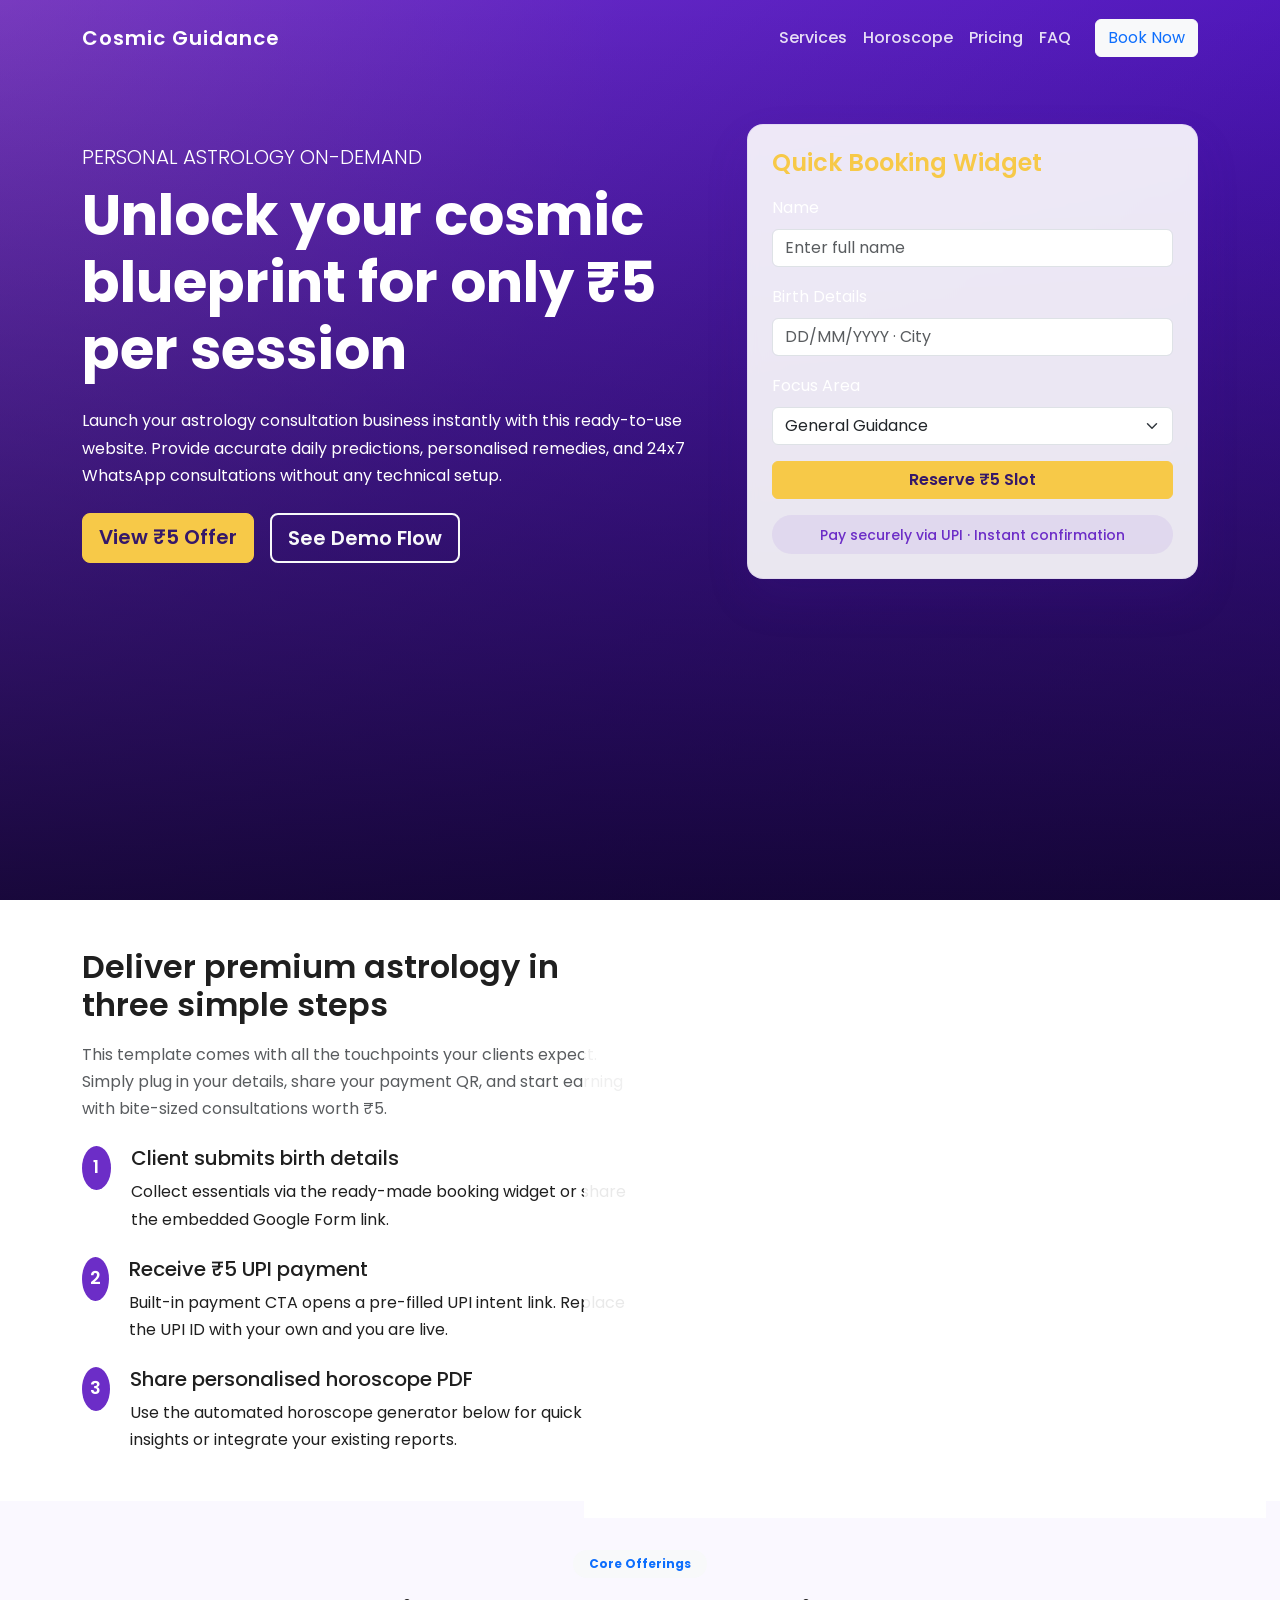
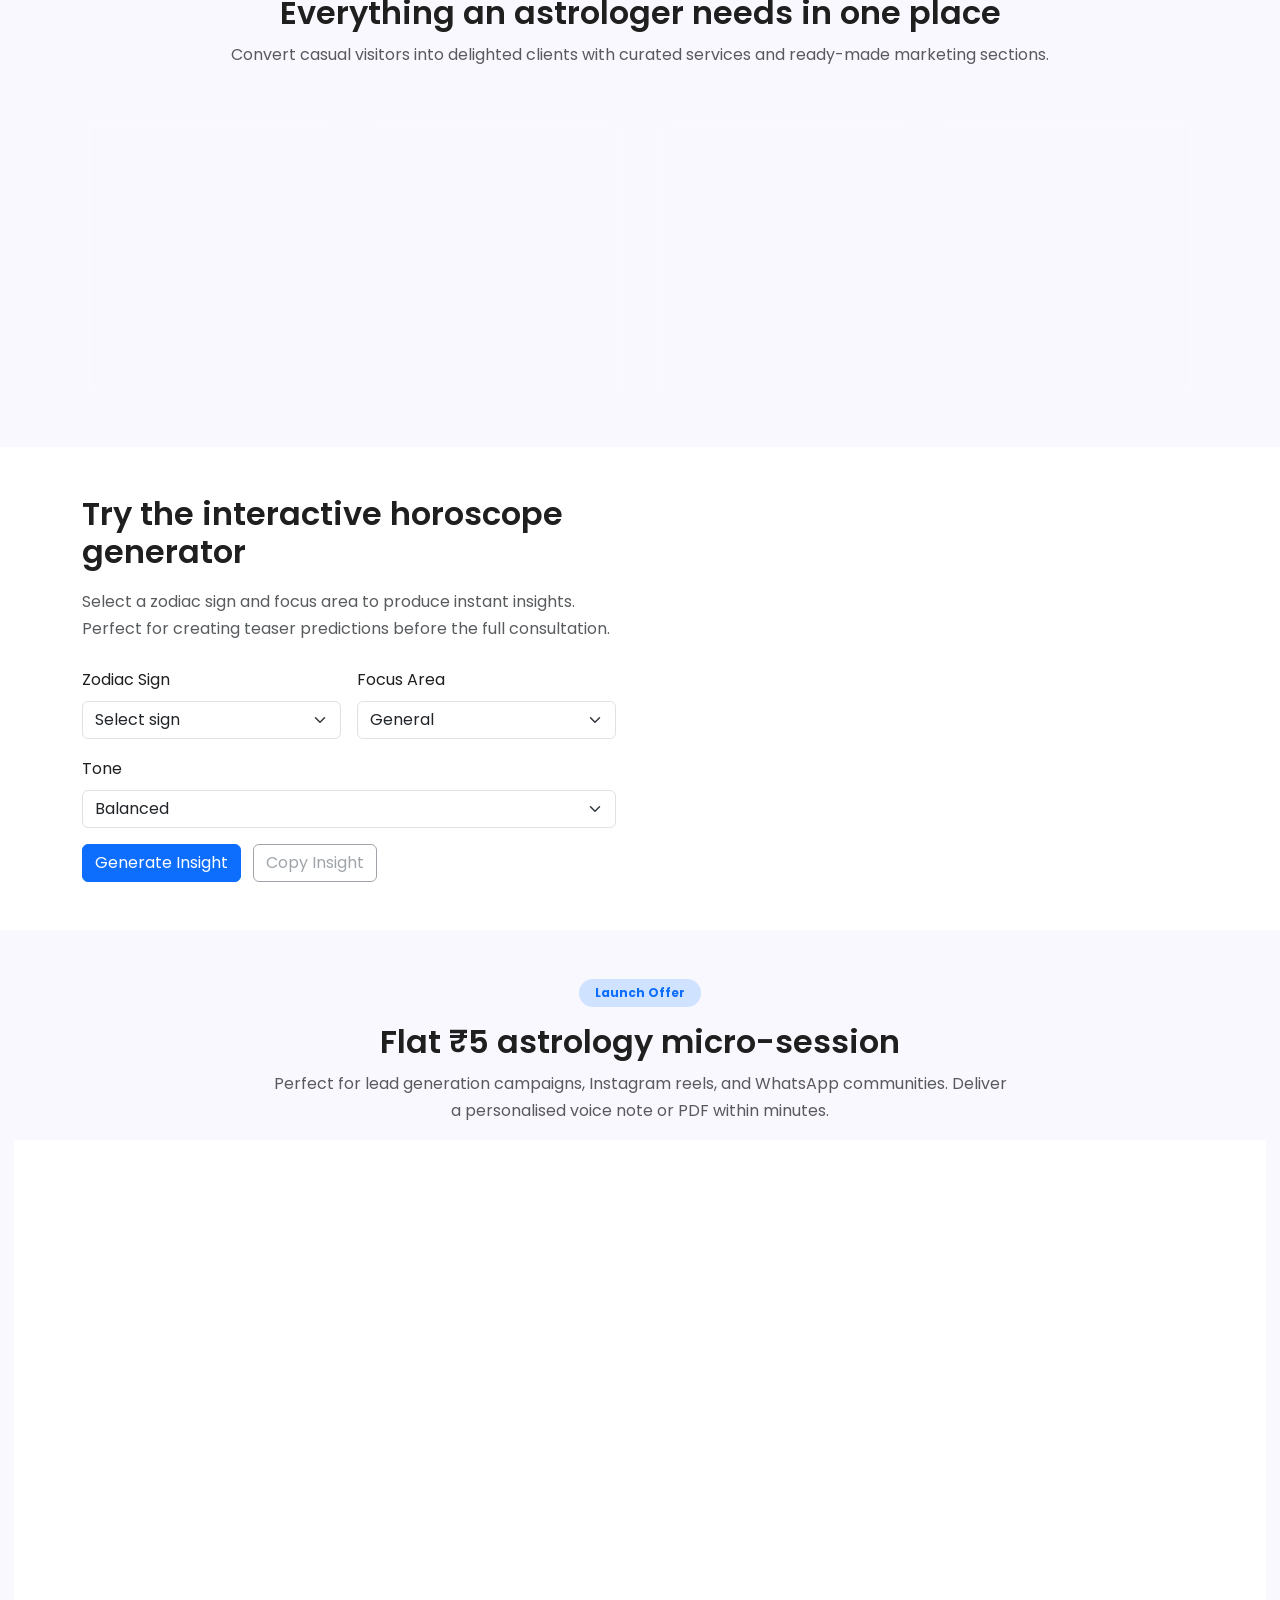
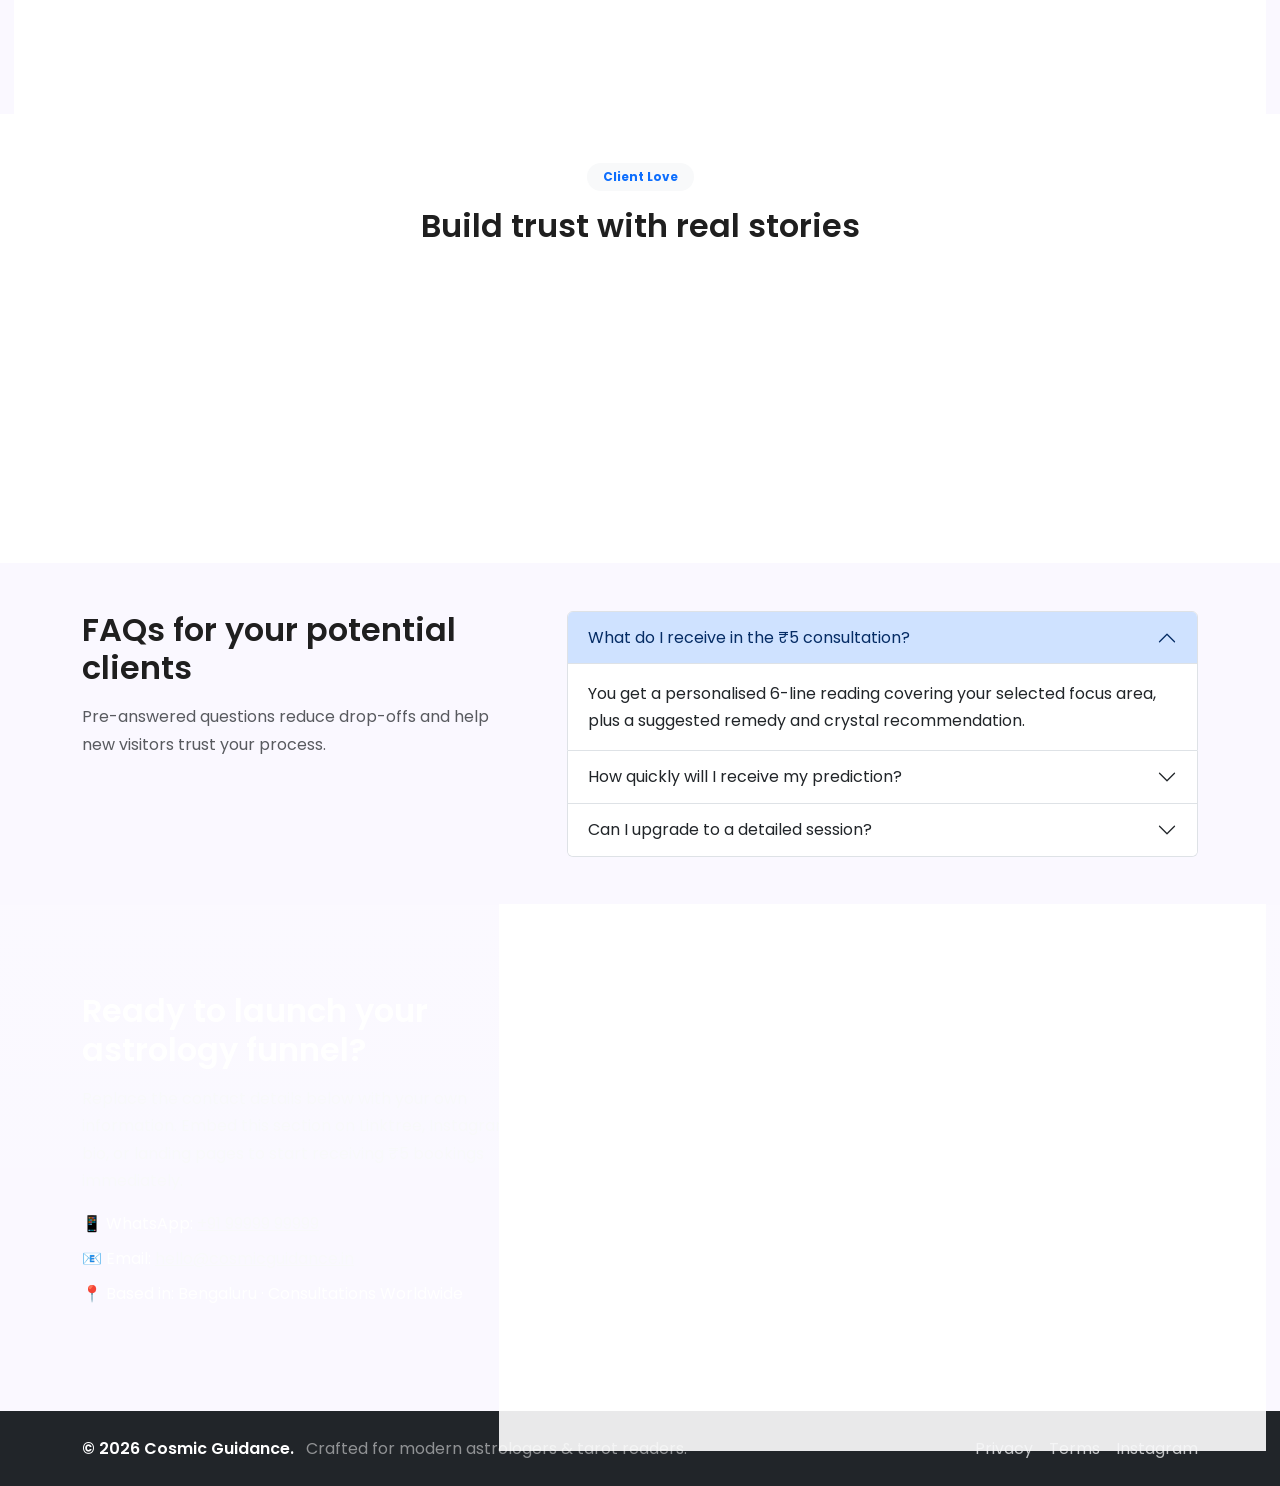
<file: index.html>
<!DOCTYPE html>
<html lang="en">
  <head>
    <meta charset="UTF-8" />
    <meta name="viewport" content="width=device-width, initial-scale=1" />
    <title>Cosmic Guidance - Astrology for ₹5</title>
    <meta
      name="description"
      content="Get personalised astrology insights, daily horoscopes, and remedies for just ₹5. Ready-to-use website template for astrology consultants."
    />
    <link
      rel="stylesheet"
      href="https://cdn.jsdelivr.net/npm/bootstrap@5.3.3/dist/css/bootstrap.min.css"
      integrity="sha384-QWTKZyjpPEjISv5WaRU9OFeRpok6YctnYmDr5pNlyT2bRjXh0JMhjY6hW+ALEwIH"
      crossorigin="anonymous"
    />
    <link rel="preconnect" href="https://fonts.googleapis.com" />
    <link rel="preconnect" href="https://fonts.gstatic.com" crossorigin />
    <link
      href="https://fonts.googleapis.com/css2?family=Poppins:wght@300;400;500;600;700&display=swap"
      rel="stylesheet"
    />
    <link rel="stylesheet" href="styles.css" />
  </head>
  <body>
    <header class="hero position-relative text-white">
      <nav class="navbar navbar-expand-lg navbar-dark py-3">
        <div class="container">
          <a class="navbar-brand fw-semibold" href="#">Cosmic Guidance</a>
          <button
            class="navbar-toggler"
            type="button"
            data-bs-toggle="collapse"
            data-bs-target="#navbarNav"
            aria-controls="navbarNav"
            aria-expanded="false"
            aria-label="Toggle navigation"
          >
            <span class="navbar-toggler-icon"></span>
          </button>
          <div class="collapse navbar-collapse" id="navbarNav">
            <ul class="navbar-nav ms-auto align-items-lg-center">
              <li class="nav-item"><a class="nav-link" href="#services">Services</a></li>
              <li class="nav-item"><a class="nav-link" href="#horoscope">Horoscope</a></li>
              <li class="nav-item"><a class="nav-link" href="#pricing">Pricing</a></li>
              <li class="nav-item"><a class="nav-link" href="#faq">FAQ</a></li>
              <li class="nav-item ms-lg-3">
                <a class="btn btn-light text-primary" href="#contact">Book Now</a>
              </li>
            </ul>
          </div>
        </div>
      </nav>
      <div class="container hero-content py-5">
        <div class="row align-items-center">
          <div class="col-lg-7">
            <p class="lead text-uppercase mb-2">Personal Astrology On-Demand</p>
            <h1 class="display-4 fw-bold mb-4">
              Unlock your cosmic blueprint for only ₹5 per session
            </h1>
            <p class="mb-4">
              Launch your astrology consultation business instantly with this ready-to-use website. Provide accurate daily predictions, personalised remedies, and 24x7 WhatsApp consultations without any technical setup.
            </p>
            <div class="d-flex flex-wrap gap-3">
              <a class="btn btn-primary btn-lg" href="#pricing">View ₹5 Offer</a>
              <a class="btn btn-outline-light btn-lg" href="#demo">See Demo Flow</a>
            </div>
          </div>
          <div class="col-lg-5 mt-5 mt-lg-0">
            <div class="astro-card p-4 rounded-4">
              <h2 class="h4 fw-semibold mb-3">Quick Booking Widget</h2>
              <form id="quickBookingForm" class="row g-3">
                <div class="col-12">
                  <label class="form-label" for="name">Name</label>
                  <input class="form-control" id="name" name="name" type="text" placeholder="Enter full name" required />
                </div>
                <div class="col-12">
                  <label class="form-label" for="birth-details">Birth Details</label>
                  <input
                    class="form-control"
                    id="birth-details"
                    name="birth"
                    type="text"
                    placeholder="DD/MM/YYYY · City"
                    required
                  />
                </div>
                <div class="col-12">
                  <label class="form-label" for="focus-area">Focus Area</label>
                  <select class="form-select" id="focus-area" name="focus">
                    <option value="general">General Guidance</option>
                    <option value="career">Career & Finance</option>
                    <option value="love">Relationships</option>
                    <option value="health">Health & Wellness</option>
                  </select>
                </div>
                <div class="col-12">
                  <button class="btn btn-primary w-100" type="submit">Reserve ₹5 Slot</button>
                </div>
                <div class="col-12">
                  <div class="upi-badge text-center">
                    <span class="small">Pay securely via UPI · Instant confirmation</span>
                  </div>
                </div>
              </form>
            </div>
          </div>
        </div>
      </div>
      <div class="hero-overlay"></div>
    </header>

    <main>
      <section class="py-5 bg-body" id="demo">
        <div class="container">
          <div class="row g-4 align-items-center">
            <div class="col-lg-6">
              <h2 class="fw-semibold mb-3">Deliver premium astrology in three simple steps</h2>
              <p class="text-muted mb-4">
                This template comes with all the touchpoints your clients expect. Simply plug in your details, share your payment QR, and start earning with bite-sized consultations worth ₹5.
              </p>
              <div class="timeline">
                <div class="timeline-item">
                  <span class="timeline-icon">1</span>
                  <div>
                    <h3 class="h5">Client submits birth details</h3>
                    <p class="mb-0">Collect essentials via the ready-made booking widget or share the embedded Google Form link.</p>
                  </div>
                </div>
                <div class="timeline-item">
                  <span class="timeline-icon">2</span>
                  <div>
                    <h3 class="h5">Receive ₹5 UPI payment</h3>
                    <p class="mb-0">Built-in payment CTA opens a pre-filled UPI intent link. Replace the UPI ID with your own and you are live.</p>
                  </div>
                </div>
                <div class="timeline-item">
                  <span class="timeline-icon">3</span>
                  <div>
                    <h3 class="h5">Share personalised horoscope PDF</h3>
                    <p class="mb-0">Use the automated horoscope generator below for quick insights or integrate your existing reports.</p>
                  </div>
                </div>
              </div>
            </div>
            <div class="col-lg-6">
              <div class="demo-card p-4 p-lg-5 rounded-4 h-100">
                <h3 class="h5 mb-3">What you get</h3>
                <ul class="list-unstyled">
                  <li class="d-flex mb-3">
                    <span class="check-icon me-3">✔</span>
                    <span>Bootstrap 5 responsive layout optimised for mobile bookings</span>
                  </li>
                  <li class="d-flex mb-3">
                    <span class="check-icon me-3">✔</span>
                    <span>Daily horoscope generator with instant copy-to-clipboard option</span>
                  </li>
                  <li class="d-flex mb-3">
                    <span class="check-icon me-3">✔</span>
                    <span>Trust-building testimonials, FAQs, and astrologer introduction block</span>
                  </li>
                  <li class="d-flex mb-3">
                    <span class="check-icon me-3">✔</span>
                    <span>WhatsApp CTA, UPI deep links, and lead nurturing automation tips</span>
                  </li>
                </ul>
                <a class="btn btn-outline-primary" href="#contact">Customize &amp; Launch</a>
              </div>
            </div>
          </div>
        </div>
      </section>

      <section class="py-5" id="services">
        <div class="container">
          <div class="text-center mb-5">
            <span class="badge bg-light text-primary rounded-pill px-3 py-2">Core Offerings</span>
            <h2 class="fw-semibold mt-3">Everything an astrologer needs in one place</h2>
            <p class="text-muted">
              Convert casual visitors into delighted clients with curated services and ready-made marketing sections.
            </p>
          </div>
          <div class="row g-4">
            <div class="col-md-6 col-lg-3">
              <div class="service-card h-100 p-4 text-center">
                <div class="icon-circle mb-3">🌟</div>
                <h3 class="h5">Micro Horoscope</h3>
                <p class="text-muted">
                  6-line action plan delivered in under 5 minutes for fast-moving clients.
                </p>
              </div>
            </div>
            <div class="col-md-6 col-lg-3">
              <div class="service-card h-100 p-4 text-center">
                <div class="icon-circle mb-3">💼</div>
                <h3 class="h5">Career Snapshot</h3>
                <p class="text-muted">
                  Focus on jobs, exams, and promotions with tailored gemstone &amp; mantra suggestions.
                </p>
              </div>
            </div>
            <div class="col-md-6 col-lg-3">
              <div class="service-card h-100 p-4 text-center">
                <div class="icon-circle mb-3">💖</div>
                <h3 class="h5">Relationship Pulse</h3>
                <p class="text-muted">
                  Give couples clarity on compatibility, upcoming milestones, and remedies.
                </p>
              </div>
            </div>
            <div class="col-md-6 col-lg-3">
              <div class="service-card h-100 p-4 text-center">
                <div class="icon-circle mb-3">🧘</div>
                <h3 class="h5">Wellness Guard</h3>
                <p class="text-muted">
                  Keep clients centred with yoga, pranayama, and diet suggestions based on their dosha balance.
                </p>
              </div>
            </div>
          </div>
        </div>
      </section>

      <section class="py-5 bg-body" id="horoscope">
        <div class="container">
          <div class="row align-items-start g-5">
            <div class="col-lg-6">
              <h2 class="fw-semibold mb-3">Try the interactive horoscope generator</h2>
              <p class="text-muted mb-4">
                Select a zodiac sign and focus area to produce instant insights. Perfect for creating teaser predictions before the full consultation.
              </p>
              <form id="horoscopeForm" class="row g-3">
                <div class="col-md-6">
                  <label class="form-label" for="zodiac">Zodiac Sign</label>
                  <select class="form-select" id="zodiac" required>
                    <option value="" selected disabled>Select sign</option>
                    <option value="aries">Aries</option>
                    <option value="taurus">Taurus</option>
                    <option value="gemini">Gemini</option>
                    <option value="cancer">Cancer</option>
                    <option value="leo">Leo</option>
                    <option value="virgo">Virgo</option>
                    <option value="libra">Libra</option>
                    <option value="scorpio">Scorpio</option>
                    <option value="sagittarius">Sagittarius</option>
                    <option value="capricorn">Capricorn</option>
                    <option value="aquarius">Aquarius</option>
                    <option value="pisces">Pisces</option>
                  </select>
                </div>
                <div class="col-md-6">
                  <label class="form-label" for="focus">Focus Area</label>
                  <select class="form-select" id="focus" required>
                    <option value="general">General</option>
                    <option value="love">Love</option>
                    <option value="career">Career</option>
                    <option value="health">Health</option>
                  </select>
                </div>
                <div class="col-12">
                  <label class="form-label" for="tone">Tone</label>
                  <select class="form-select" id="tone">
                    <option value="balanced" selected>Balanced</option>
                    <option value="motivational">Motivational</option>
                    <option value="cautious">Cautious</option>
                  </select>
                </div>
                <div class="col-12">
                  <button class="btn btn-primary" type="submit">Generate Insight</button>
                  <button class="btn btn-outline-secondary ms-2" id="copyHoroscope" type="button" disabled>Copy Insight</button>
                </div>
              </form>
            </div>
            <div class="col-lg-6">
              <div class="horoscope-output p-4 rounded-4 h-100">
                <h3 class="h5">Preview</h3>
                <p class="text-muted" id="horoscopePreview">
                  Choose a sign and focus area to preview the ready-made message you can share with your client.
                </p>
              </div>
            </div>
          </div>
        </div>
      </section>

      <section class="py-5" id="pricing">
        <div class="container">
          <div class="row justify-content-center">
            <div class="col-lg-8 text-center">
              <span class="badge bg-primary-subtle text-primary rounded-pill px-3 py-2">Launch Offer</span>
              <h2 class="fw-semibold mt-3">Flat ₹5 astrology micro-session</h2>
              <p class="text-muted">
                Perfect for lead generation campaigns, Instagram reels, and WhatsApp communities. Deliver a personalised voice note or PDF within minutes.
              </p>
            </div>
          </div>
          <div class="row g-4 mt-4">
            <div class="col-lg-4">
              <div class="pricing-card p-4 h-100 text-center">
                <h3 class="h4">Starter Aura</h3>
                <p class="display-5 fw-bold text-primary">₹5</p>
                <p class="text-muted">Per personalised micro reading</p>
                <ul class="list-unstyled text-start mt-4">
                  <li>✔ 1 follow-up question</li>
                  <li>✔ Remedy recommendation</li>
                  <li>✔ WhatsApp delivery in 4 hours</li>
                  <li>✔ Shareable payment link</li>
                </ul>
                <a
                  class="btn btn-primary mt-4"
                  href="upi://pay?pa=astroguru@upi&pn=Cosmic%20Guidance&am=5&cu=INR"
                >Pay ₹5 via UPI</a>
                <p class="small text-muted mt-3">
                  Replace the UPI ID with your own before publishing. Works with any UPI app.
                </p>
              </div>
            </div>
            <div class="col-lg-4">
              <div class="pricing-card p-4 h-100 text-center">
                <h3 class="h4">Bulk Booster</h3>
                <p class="display-6 fw-semibold">₹49</p>
                <p class="text-muted">12-session credit pack</p>
                <ul class="list-unstyled text-start mt-4">
                  <li>✔ ₹5 pricing locked for loyal clients</li>
                  <li>✔ Auto-reminder templates</li>
                  <li>✔ Google Sheet tracker</li>
                </ul>
                <a class="btn btn-outline-primary mt-4" href="#contact">Request Invoice</a>
              </div>
            </div>
            <div class="col-lg-4">
              <div class="pricing-card p-4 h-100 text-center">
                <h3 class="h4">Partnerships</h3>
                <p class="display-6 fw-semibold">Custom</p>
                <p class="text-muted">For influencers &amp; communities</p>
                <ul class="list-unstyled text-start mt-4">
                  <li>✔ Affiliate dashboard access</li>
                  <li>✔ Co-branded landing pages</li>
                  <li>✔ Weekly performance review</li>
                </ul>
                <a class="btn btn-outline-primary mt-4" href="https://wa.me/919999999999">Discuss on WhatsApp</a>
              </div>
            </div>
          </div>
        </div>
      </section>

      <section class="py-5 bg-body" id="testimonials">
        <div class="container">
          <div class="text-center mb-5">
            <span class="badge bg-light text-primary rounded-pill px-3 py-2">Client Love</span>
            <h2 class="fw-semibold mt-3">Build trust with real stories</h2>
          </div>
          <div class="row g-4">
            <div class="col-md-4">
              <div class="testimonial-card p-4 h-100">
                <p class="mb-3">
                  “The ₹5 offer helped me close 30+ paid consultations in the first weekend. The automated responses saved hours!”
                </p>
                <h3 class="h6 mb-0">Anaya, Tarot Reader</h3>
                <span class="small text-muted">Mumbai</span>
              </div>
            </div>
            <div class="col-md-4">
              <div class="testimonial-card p-4 h-100">
                <p class="mb-3">
                  “Clients love the instant horoscope preview. I simply copy, customise, and share on WhatsApp.”
                </p>
                <h3 class="h6 mb-0">Rohit, Vedic Astrologer</h3>
                <span class="small text-muted">Pune</span>
              </div>
            </div>
            <div class="col-md-4">
              <div class="testimonial-card p-4 h-100">
                <p class="mb-3">
                  “I embedded my Calendly link and replaced the UPI ID. The site was live in less than 15 minutes.”
                </p>
                <h3 class="h6 mb-0">Divya, Numerologist</h3>
                <span class="small text-muted">Delhi</span>
              </div>
            </div>
          </div>
        </div>
      </section>

      <section class="py-5" id="faq">
        <div class="container">
          <div class="row g-5 align-items-start">
            <div class="col-lg-5">
              <h2 class="fw-semibold mb-3">FAQs for your potential clients</h2>
              <p class="text-muted">
                Pre-answered questions reduce drop-offs and help new visitors trust your process.
              </p>
            </div>
            <div class="col-lg-7">
              <div class="accordion" id="faqAccordion">
                <div class="accordion-item">
                  <h2 class="accordion-header" id="faqOneHeading">
                    <button
                      class="accordion-button"
                      type="button"
                      data-bs-toggle="collapse"
                      data-bs-target="#faqOne"
                      aria-expanded="true"
                      aria-controls="faqOne"
                    >
                      What do I receive in the ₹5 consultation?
                    </button>
                  </h2>
                  <div
                    id="faqOne"
                    class="accordion-collapse collapse show"
                    aria-labelledby="faqOneHeading"
                    data-bs-parent="#faqAccordion"
                  >
                    <div class="accordion-body">
                      You get a personalised 6-line reading covering your selected focus area, plus a suggested remedy and crystal recommendation.
                    </div>
                  </div>
                </div>
                <div class="accordion-item">
                  <h2 class="accordion-header" id="faqTwoHeading">
                    <button
                      class="accordion-button collapsed"
                      type="button"
                      data-bs-toggle="collapse"
                      data-bs-target="#faqTwo"
                      aria-expanded="false"
                      aria-controls="faqTwo"
                    >
                      How quickly will I receive my prediction?
                    </button>
                  </h2>
                  <div
                    id="faqTwo"
                    class="accordion-collapse collapse"
                    aria-labelledby="faqTwoHeading"
                    data-bs-parent="#faqAccordion"
                  >
                    <div class="accordion-body">
                      Micro readings are delivered in under four hours. Priority delivery (under 30 minutes) is available for returning clients.
                    </div>
                  </div>
                </div>
                <div class="accordion-item">
                  <h2 class="accordion-header" id="faqThreeHeading">
                    <button
                      class="accordion-button collapsed"
                      type="button"
                      data-bs-toggle="collapse"
                      data-bs-target="#faqThree"
                      aria-expanded="false"
                      aria-controls="faqThree"
                    >
                      Can I upgrade to a detailed session?
                    </button>
                  </h2>
                  <div
                    id="faqThree"
                    class="accordion-collapse collapse"
                    aria-labelledby="faqThreeHeading"
                    data-bs-parent="#faqAccordion"
                  >
                    <div class="accordion-body">
                      Absolutely! Apply the ₹5 payment as credit when booking a 45-minute detailed consultation worth ₹799.
                    </div>
                  </div>
                </div>
              </div>
            </div>
          </div>
        </div>
      </section>

      <section class="py-5 bg-gradient text-white" id="contact">
        <div class="container">
          <div class="row g-5 align-items-center">
            <div class="col-lg-5">
              <h2 class="fw-semibold mb-3">Ready to launch your astrology funnel?</h2>
              <p class="text-light">
                Replace the contact details below with your own information. Embed this section on Linktree, Instagram bio, or landing pages to start receiving ₹5 bookings immediately.
              </p>
              <ul class="list-unstyled">
                <li class="mb-2">📱 WhatsApp: <a class="link-light" href="https://wa.me/919999999999">+91 99999 99999</a></li>
                <li class="mb-2">📧 Email: <a class="link-light" href="mailto:hello@cosmicguidance.in">hello@cosmicguidance.in</a></li>
                <li class="mb-2">📍 Based in: Bengaluru · Consultations Worldwide</li>
              </ul>
            </div>
            <div class="col-lg-7">
              <div class="contact-card p-4 rounded-4">
                <h3 class="h5 mb-3">Collect leads automatically</h3>
                <form id="contactForm" class="row g-3">
                  <div class="col-md-6">
                    <label class="form-label" for="contactName">Full Name</label>
                    <input class="form-control" id="contactName" name="contactName" type="text" placeholder="Client name" required />
                  </div>
                  <div class="col-md-6">
                    <label class="form-label" for="contactPhone">Phone / WhatsApp</label>
                    <input class="form-control" id="contactPhone" name="contactPhone" type="tel" placeholder="10-digit mobile" required />
                  </div>
                  <div class="col-12">
                    <label class="form-label" for="contactMessage">Query</label>
                    <textarea class="form-control" id="contactMessage" name="contactMessage" rows="3" placeholder="Share your question"></textarea>
                  </div>
                  <div class="col-12 d-flex flex-wrap gap-3">
                    <button class="btn btn-light text-primary" type="submit">Send Request</button>
                    <a class="btn btn-outline-light" href="https://wa.me/919999999999?text=I%20want%20a%20%20%F0%9F%8C%8C%20astrology%20reading">Ping on WhatsApp</a>
                  </div>
                  <p class="small text-muted mt-2 mb-0">
                    Tip: connect this form to Google Sheets or Notion using Zapier for effortless lead tracking.
                  </p>
                </form>
              </div>
            </div>
          </div>
        </div>
      </section>
    </main>

    <footer class="py-4 bg-dark text-white">
      <div class="container d-flex flex-column flex-lg-row justify-content-between align-items-center gap-3">
        <div>
          <span class="fw-semibold">© <span id="currentYear"></span> Cosmic Guidance.</span>
          <span class="text-white-50 ms-2">Crafted for modern astrologers &amp; tarot readers.</span>
        </div>
        <div class="d-flex gap-3">
          <a class="link-light" href="#privacy">Privacy</a>
          <a class="link-light" href="#terms">Terms</a>
          <a class="link-light" href="https://instagram.com">Instagram</a>
        </div>
      </div>
    </footer>

    <script
      src="https://cdn.jsdelivr.net/npm/bootstrap@5.3.3/dist/js/bootstrap.bundle.min.js"
      integrity="sha384-YvpcrYf0tY3lHB60NNkmXc5s9fDVZLESaAA55NDzOxhy9GkcIdslK1eN7N6jIeHz"
      crossorigin="anonymous"
    ></script>
    <script src="app.js"></script>
  </body>
</html>
</file>
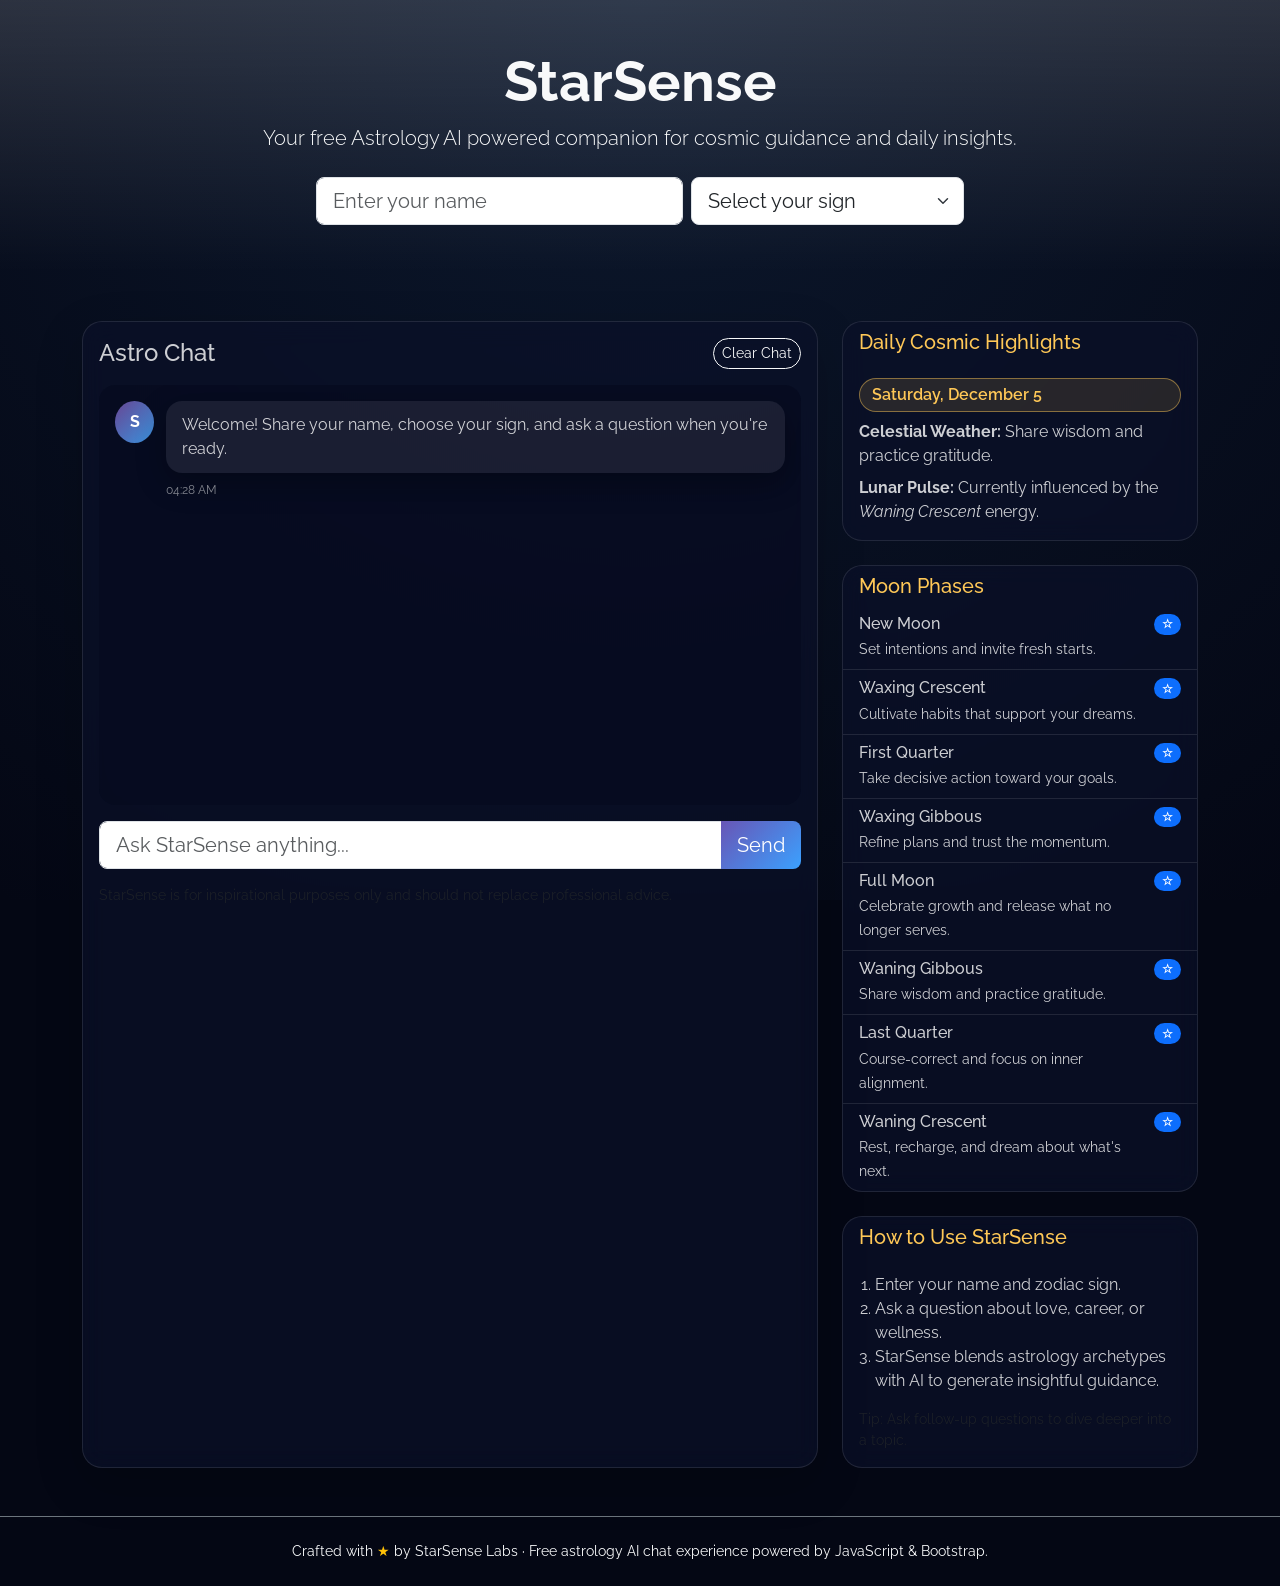
<file: astrology-chat.html>
<!DOCTYPE html>
<html lang="en">
  <head>
    <meta charset="UTF-8" />
    <meta name="viewport" content="width=device-width, initial-scale=1.0" />
    <title>StarSense - Free Astrology AI ChatGPT</title>
    <link
      rel="stylesheet"
      href="https://cdn.jsdelivr.net/npm/bootstrap@5.3.3/dist/css/bootstrap.min.css"
      integrity="sha384-QWTKZyjpPEjISv5WaRU9OFeRpok6YctnYmDr5pNlyT2bRjXh0JMhjY6hW+ALEwIH"
      crossorigin="anonymous"
    />
    <link rel="preconnect" href="https://fonts.googleapis.com" />
    <link rel="preconnect" href="https://fonts.gstatic.com" crossorigin />
    <link
      href="https://fonts.googleapis.com/css2?family=Raleway:wght@300;400;600;700&display=swap"
      rel="stylesheet"
    />
    <link rel="stylesheet" href="astrology.css" />
  </head>
  <body class="bg-deep-space text-light">
    <header class="py-5 bg-gradient">
      <div class="container text-center">
        <h1 class="display-4 fw-bold">StarSense</h1>
        <p class="lead mb-4">
          Your free Astrology AI powered companion for cosmic guidance and daily
          insights.
        </p>
        <div class="row g-2 justify-content-center">
          <div class="col-md-4 col-sm-6">
            <input
              type="text"
              class="form-control form-control-lg"
              id="userName"
              placeholder="Enter your name"
            />
          </div>
          <div class="col-md-3 col-sm-6">
            <select class="form-select form-select-lg" id="zodiacSign">
              <option value="" selected>Select your sign</option>
              <option value="aries">Aries</option>
              <option value="taurus">Taurus</option>
              <option value="gemini">Gemini</option>
              <option value="cancer">Cancer</option>
              <option value="leo">Leo</option>
              <option value="virgo">Virgo</option>
              <option value="libra">Libra</option>
              <option value="scorpio">Scorpio</option>
              <option value="sagittarius">Sagittarius</option>
              <option value="capricorn">Capricorn</option>
              <option value="aquarius">Aquarius</option>
              <option value="pisces">Pisces</option>
            </select>
          </div>
        </div>
      </div>
    </header>

    <main class="container py-5">
      <div class="row g-4">
        <section class="col-lg-8">
          <div class="card card-glass shadow-lg h-100">
            <div class="card-body d-flex flex-column">
              <div class="d-flex justify-content-between align-items-center mb-3">
                <h2 class="h4 mb-0">Astro Chat</h2>
                <button class="btn btn-outline-light btn-sm" id="clearChat">
                  Clear Chat
                </button>
              </div>
              <div id="chatWindow" class="chat-window flex-grow-1 mb-3"></div>
              <form id="chatForm" class="input-group input-group-lg">
                <input
                  type="text"
                  id="userMessage"
                  class="form-control"
                  placeholder="Ask StarSense anything..."
                  autocomplete="off"
                  required
                />
                <button class="btn btn-primary" type="submit">Send</button>
              </form>
              <p class="small text-muted mt-3 mb-0">
                StarSense is for inspirational purposes only and should not
                replace professional advice.
              </p>
            </div>
          </div>
        </section>

        <aside class="col-lg-4">
          <div class="card card-glass mb-4">
            <div class="card-header border-0 bg-transparent">
              <h3 class="h5 mb-0">Daily Cosmic Highlights</h3>
            </div>
            <div class="card-body" id="dailyHighlights"></div>
          </div>

          <div class="card card-glass mb-4">
            <div class="card-header border-0 bg-transparent">
              <h3 class="h5 mb-0">Moon Phases</h3>
            </div>
            <ul class="list-group list-group-flush" id="moonPhases"></ul>
          </div>

          <div class="card card-glass">
            <div class="card-header border-0 bg-transparent">
              <h3 class="h5 mb-0">How to Use StarSense</h3>
            </div>
            <div class="card-body">
              <ol class="ps-3">
                <li>Enter your name and zodiac sign.</li>
                <li>Ask a question about love, career, or wellness.</li>
                <li>
                  StarSense blends astrology archetypes with AI to generate
                  insightful guidance.
                </li>
              </ol>
              <p class="small text-muted mb-0">
                Tip: Ask follow-up questions to dive deeper into a topic.
              </p>
            </div>
          </div>
        </aside>
      </div>
    </main>

    <footer class="py-4 border-top border-secondary text-center small">
      <p class="mb-0">
        Crafted with <span class="text-warning">★</span> by StarSense Labs ·
        Free astrology AI chat experience powered by JavaScript &amp; Bootstrap.
      </p>
    </footer>

    <script
      src="https://cdn.jsdelivr.net/npm/bootstrap@5.3.3/dist/js/bootstrap.bundle.min.js"
      integrity="sha384-w76A2z02tPqdjvPId0wuPEN8G3CkYj1StlZP+4ylQ91Ry0Wv+0q0n0Fx0U0Xr2"
      crossorigin="anonymous"
    ></script>
    <script src="astrology.js"></script>
  </body>
</html>
</file>
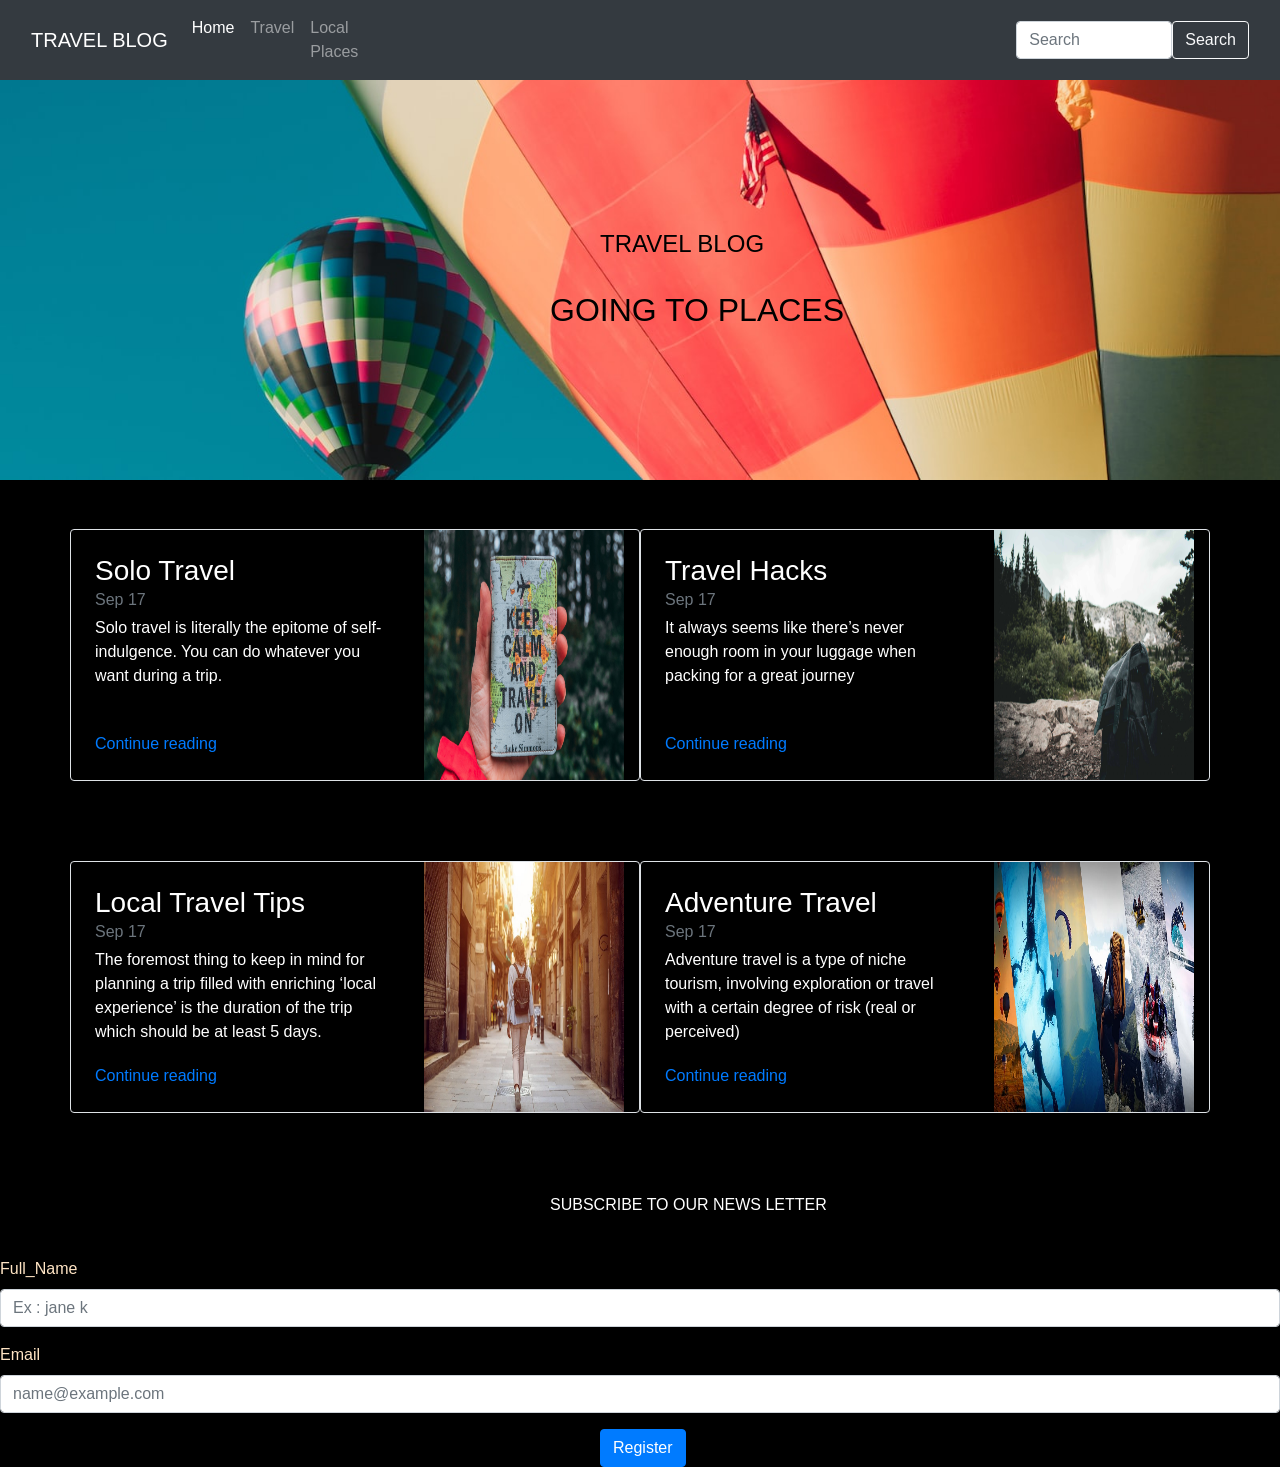
<file: blog.html>
<!DOCTYPE html>
<html lang="en">
<head>
    <meta charset="UTF-8">
    <meta http-equiv="X-UA-Compatible" content="IE=edge">
    <meta name="viewport" content="width=device-width, initial-scale=1.0">
    <title>TRAVEL BLOG</title>
    <link rel="stylesheet" href="https://cdn.jsdelivr.net/npm/bootstrap@4.3.1/dist/css/bootstrap.min.css" integrity="sha384-ggOyR0iXCbMQv3Xipma34MD+dH/1fQ784/j6cY/iJTQUOhcWr7x9JvoRxT2MZw1T" crossorigin="anonymous">
    <link rel="stylesheet" href="https://cdn.jsdelivr.net/npm/bootstrap@4.3.1/dist/css/bootstrap.min.css" integrity="sha384-ggOyR0iXCbMQv3Xipma34MD+dH/1fQ784/j6cY/iJTQUOhcWr7x9JvoRxT2MZw1T" crossorigin="anonymous">
    <link rel="stylesheet" href="blog.css">
    <script src="check.js"></script>
</head>
<body>
    <nav class="navbar navbar-expand-lg navbar-dark bg-dark">
        <div class="container-fluid">
          <a class="navbar-brand" href="#">TRAVEL BLOG</a>
          <button class="navbar-toggler" type="button" data-bs-toggle="collapse" data-bs-target="#navbarColor01" aria-controls="navbarColor01" aria-expanded="false" aria-label="Toggle navigation">
            <span class="navbar-toggler-icon"></span>
          </button>
          <div class="collapse navbar-collapse" id="navbarColor01">
            <ul class="navbar-nav me-auto mb-2 mb-lg-0">
              <li class="nav-item">
                <a class="nav-link active" aria-current="page" href="#">Home</a>
              </li>
              <li class="nav-item">
              </li>
              <li class="nav-item">
                <a class="nav-link" href="#">Travel</a>
              </li>
              <li class="nav-item">
                <a class="nav-link" href="#">Local Places</a>
              </li>
            </ul>
            <div class="no">
            <form class="d-flex" role="search">
              <input  class="form-control me-2" type="search" placeholder="Search" aria-label="Search">
              <button class="btn btn-outline-light" type="submit">Search</button>
            </form>
            </div>
          </div>
        </div>
      </nav>
    <div>
    <img src="f.jpg" class="img-fluid" width="1600px" height="500px" alt="" srcset="">
    <h4 class="do"><bold>TRAVEL BLOG</bold></h4>
    <br>
    <h2 class="ko">GOING TO PLACES</h2>
    </div>
    <br>
    <br>
    <br>
    <br>
    <br>
    <br>
    <br>
    <br>
    <div class="container">
    <div class="row mb-2">
        <div class="col-md-6">
          <div class="row g-0 border rounded overflow-hidden flex-md-row mb-4 shadow-sm h-md-250 position-relative">
            <div class="col p-4 d-flex flex-column position-static">
              <h3 class="mb-0">Solo Travel</h3>
              <div class="mb-1 text-muted">Sep 17</div>
              <p class="card-text mb-auto">Solo travel is literally the epitome of self-indulgence. You can do whatever you want during a trip.</p>
              <a href="https://www.intermiles.com/blog/safety-tips-for-solo-travellers" class="stretched-link">Continue reading</a>
            </div>
            <div class="col-auto d-none d-lg-block">
              <img src="r.jpg" height="250px" width="200px" alt="" srcset="">
    
            </div>
          </div>
        </div>
        <div class="col-md-6">
          <div class="row g-0 border rounded overflow-hidden flex-md-row mb-4 shadow-sm h-md-250 position-relative">
            <div class="col p-4 d-flex flex-column position-static">
              <h3 class="mb-0">Travel Hacks</h3>
              <div class="mb-1 text-muted">Sep 17</div>
              <p class="mb-auto">It always seems like there’s never enough room in your luggage when packing for a great journey</p>
              <a href="https://www.busytourist.com/awesome-travel-hacks/" class="stretched-link">Continue reading</a>
            </div>
            <div class="col-auto d-none d-lg-block">
                <img src="t.jpg" height="250px" width="200px" alt="" srcset="">
    
            </div>
          </div>
        </div>
      </div>
    </div>
    <br>
    <br>
    <div class="container">
    <div class="row mb-2">
        <div class="col-md-6">
          <div class="row g-0 border rounded overflow-hidden flex-md-row mb-4 shadow-sm h-md-250 position-relative">
            <div class="col p-4 d-flex flex-column position-static">
              <h3 class="mb-0">Local Travel Tips</h3>
              <div class="mb-1 text-muted">Sep 17</div>
              <p class="card-text mb-auto">The foremost thing to keep in mind for planning a trip filled with enriching ‘local experience’ is the duration of the trip which should be at least 5 days.</p>
              <a href="https://www.intermiles.com/blog/safety-tips-for-solo-travellers" class="stretched-link">Continue reading</a>
            </div>
            <div class="col-auto d-none d-lg-block">
              <img src="local.jpg" height="250px" width="200px" alt="" srcset="">
    
            </div>
          </div>
        </div>
        <div class="col-md-6">
          <div class="row g-0 border rounded overflow-hidden flex-md-row mb-4 shadow-sm h-md-250 position-relative">
            <div class="col p-4 d-flex flex-column position-static">
              <h3 class="mb-0">Adventure Travel</h3>
              <div class="mb-1 text-muted">Sep 17</div>
              <p class="mb-auto">Adventure travel is a type of niche tourism, involving exploration or travel with a certain degree of risk (real or perceived)</p>
              <a href="https://www.busytourist.com/awesome-travel-hacks/" class="stretched-link">Continue reading</a>
            </div>
            <div class="col-auto d-none d-lg-block">
                <img src="ad.jpg" height="250px" width="200px" alt="" srcset="">

    
            </div>
          </div>
        </div>
      </div>
    </div>
    <br>
    <br>
    <p class="a1">SUBSCRIBE TO OUR NEWS LETTER</p>
    <br>
    <div>
        <div class="mb-3">
            <label for="exampleFormControlInput1" class="form-label">Full_Name</label>
            <input type="Name" name="nameuser" class="form-control" id="exampleFormControlInput1" placeholder="Ex : jane k">
          </div>
        <div class="mb-3">
            <label for="exampleFormControlInput1" class="form-label">Email</label>
            <input type="email" name="Email" class="form-control" id="exampleFormControlInput1" placeholder="name@example.com">
        </div>
            <div class="b1">
                <button onclick="check()" class="btn btn-primary text-a" type="submit" value="Register">Register</button>
            </div>
            </form>
          </div>
        
</body>
</html>
</file>
<file: styles.css>
:root {
  --primary: #6c2dc7;
  --primary-dark: #4c1a9b;
  --accent: #f7c948;
  --bg-gradient: linear-gradient(135deg, rgba(108, 45, 199, 0.95), rgba(55, 0, 179, 0.9));
  --font-family: 'Poppins', 'Segoe UI', sans-serif;
}

* {
  box-sizing: border-box;
}

body {
  font-family: var(--font-family);
  color: #1f1f1f;
  background-color: #faf8ff;
  line-height: 1.7;
}

.hero {
  background: radial-gradient(circle at top left, rgba(247, 201, 72, 0.25), transparent 40%),
    radial-gradient(circle at bottom right, rgba(247, 201, 72, 0.2), transparent 45%),
    url('https://images.unsplash.com/photo-1500530855697-b586d89ba3ee?auto=format&fit=crop&w=1650&q=80') center/cover,
    var(--bg-gradient);
  min-height: 100vh;
}

.hero::before {
  content: '';
  position: absolute;
  inset: 0;
  background: var(--bg-gradient);
  opacity: 0.75;
  z-index: 0;
}

.hero nav,
.hero .container {
  position: relative;
  z-index: 2;
}

.hero-content {
  position: relative;
  z-index: 2;
}

.hero-overlay {
  position: absolute;
  inset: 0;
  background: linear-gradient(180deg, rgba(8, 2, 26, 0) 0%, rgba(8, 2, 26, 0.8) 100%);
  z-index: 1;
}

.navbar-brand {
  font-weight: 600;
  letter-spacing: 1px;
}

.nav-link {
  color: rgba(255, 255, 255, 0.85) !important;
  font-weight: 500;
  transition: opacity 0.2s ease;
}

.nav-link:hover {
  opacity: 1;
}

.hero .btn-primary {
  background: var(--accent);
  border-color: var(--accent);
  color: #351869;
  font-weight: 600;
}

.hero .btn-outline-light {
  border-width: 2px;
  font-weight: 600;
}

.astro-card,
.demo-card,
.pricing-card,
.horoscope-output,
.service-card,
.testimonial-card,
.contact-card {
  background: rgba(255, 255, 255, 0.9);
  border-radius: 1.5rem;
  border: 1px solid rgba(108, 45, 199, 0.08);
  box-shadow: 0 20px 45px rgba(80, 20, 180, 0.1);
  backdrop-filter: blur(6px);
}

.astro-card h2 {
  color: var(--accent);
}

.upi-badge {
  background-color: rgba(108, 45, 199, 0.08);
  border-radius: 999px;
  padding: 0.35rem 1rem;
  color: var(--primary);
  font-weight: 500;
}

.timeline {
  display: flex;
  flex-direction: column;
  gap: 1.5rem;
}

.timeline-item {
  display: flex;
  gap: 1.25rem;
  align-items: flex-start;
}

.timeline-icon {
  width: 44px;
  height: 44px;
  border-radius: 50%;
  background: var(--primary);
  color: white;
  display: grid;
  place-items: center;
  font-weight: 600;
  font-size: 1.1rem;
}

.check-icon {
  color: var(--primary);
  font-size: 1.25rem;
  line-height: 1;
}

.service-card {
  transition: transform 0.2s ease, box-shadow 0.2s ease;
}

.service-card:hover {
  transform: translateY(-6px);
  box-shadow: 0 18px 36px rgba(108, 45, 199, 0.18);
}

.icon-circle {
  width: 60px;
  height: 60px;
  border-radius: 50%;
  background: rgba(108, 45, 199, 0.12);
  display: grid;
  place-items: center;
  font-size: 1.5rem;
}

.horoscope-output {
  background: linear-gradient(135deg, rgba(255, 255, 255, 0.95), rgba(108, 45, 199, 0.05));
  border: 1px solid rgba(108, 45, 199, 0.1);
}

.pricing-card {
  border: 1px solid rgba(108, 45, 199, 0.12);
}

.pricing-card .display-5,
.pricing-card .display-6 {
  color: var(--primary);
}

.testimonial-card {
  border: 1px solid rgba(108, 45, 199, 0.1);
  background: rgba(255, 255, 255, 0.95);
}

.bg-gradient {
  background: var(--bg-gradient);
}

footer a.link-light {
  text-decoration: none;
  opacity: 0.75;
}

footer a.link-light:hover {
  opacity: 1;
}

@media (max-width: 991px) {
  .hero {
    min-height: auto;
    padding-bottom: 4rem;
  }

  .astro-card,
  .demo-card,
  .horoscope-output,
  .contact-card {
    border-radius: 1.25rem;
  }
}

@media (max-width: 575px) {
  .hero {
    padding-top: 2rem;
  }

  .hero .display-4 {
    font-size: 2.5rem;
  }

  .timeline-item {
    flex-direction: column;
  }

  .timeline-icon {
    width: 36px;
    height: 36px;
    font-size: 1rem;
  }
}

.toast-message {
  position: fixed;
  bottom: 2rem;
  right: 2rem;
  background: rgba(30, 6, 73, 0.95);
  color: #fff;
  padding: 0.75rem 1.5rem;
  border-radius: 999px;
  box-shadow: 0 15px 30px rgba(30, 6, 73, 0.3);
  opacity: 0;
  transform: translateY(15px);
  transition: opacity 0.3s ease, transform 0.3s ease;
  z-index: 1050;
}

.toast-message.show {
  opacity: 1;
  transform: translateY(0);
}

@media (max-width: 575px) {
  .toast-message {
    left: 1.5rem;
    right: 1.5rem;
    border-radius: 1rem;
    text-align: center;
  }
}
</file>
<file: astrology.css>
:root {
  --midnight: #040714;
  --violet: rgba(120, 81, 169, 0.85);
  --sky: rgba(67, 170, 255, 0.85);
  --silver: rgba(255, 255, 255, 0.8);
  --accent: #ffc857;
  --gradient-start: rgba(30, 15, 50, 0.95);
  --gradient-end: rgba(12, 63, 106, 0.9);
}

body {
  font-family: "Raleway", sans-serif;
  background: radial-gradient(circle at top, rgba(31, 64, 104, 0.3), transparent)
      fixed,
    var(--midnight);
  min-height: 100vh;
}

.bg-gradient {
  background: linear-gradient(135deg, var(--gradient-start), var(--gradient-end));
}

.bg-deep-space {
  background-color: var(--midnight);
}

.card-glass {
  background: rgba(11, 17, 40, 0.7);
  border: 1px solid rgba(255, 255, 255, 0.1);
  backdrop-filter: blur(12px);
  border-radius: 1.25rem;
  color: var(--silver);
}

.card-glass .card-header {
  color: var(--accent);
  font-weight: 700;
}

.chat-window {
  background: rgba(6, 11, 30, 0.6);
  border-radius: 1rem;
  padding: 1rem;
  overflow-y: auto;
  max-height: 420px;
  display: flex;
  flex-direction: column;
  gap: 1rem;
}

.message {
  display: flex;
  align-items: flex-start;
  gap: 0.75rem;
}

.message-avatar {
  width: 42px;
  height: 42px;
  border-radius: 50%;
  display: flex;
  align-items: center;
  justify-content: center;
  background: linear-gradient(135deg, var(--violet), var(--sky));
  color: #fff;
  font-weight: 700;
}

.message-content {
  background: rgba(255, 255, 255, 0.08);
  padding: 0.75rem 1rem;
  border-radius: 1rem;
  flex: 1;
  box-shadow: 0 10px 30px rgba(0, 0, 0, 0.3);
}

.message.user .message-content {
  background: rgba(67, 170, 255, 0.12);
  border: 1px solid rgba(67, 170, 255, 0.25);
}

.message.user .message-avatar {
  background: rgba(67, 170, 255, 0.7);
}

.message-time {
  font-size: 0.75rem;
  color: rgba(255, 255, 255, 0.5);
  margin-top: 0.5rem;
}

.list-group-flush > .list-group-item {
  background-color: transparent;
  color: var(--silver);
  border-color: rgba(255, 255, 255, 0.1);
}

.btn-primary {
  background-image: linear-gradient(135deg, var(--violet), var(--sky));
  border: none;
  transition: transform 0.2s ease, box-shadow 0.2s ease;
}

.btn-primary:hover,
.btn-primary:focus {
  transform: translateY(-1px);
  box-shadow: 0 12px 24px rgba(67, 170, 255, 0.35);
}

.btn-outline-light {
  border-radius: 999px;
}

#dailyHighlights p {
  margin-bottom: 0.5rem;
}

.badge-zodiac {
  background: rgba(255, 200, 87, 0.12);
  border: 1px solid rgba(255, 200, 87, 0.45);
  color: var(--accent);
  border-radius: 999px;
  font-weight: 600;
  padding: 0.25rem 0.75rem;
}

@media (max-width: 767px) {
  header .row > div + div {
    margin-top: 0.75rem;
  }

  .card-glass {
    border-radius: 1rem;
  }

  .chat-window {
    max-height: 320px;
  }
}
</file>
<file: blog.css>
.do{
    margin-top: -250px;
    margin-left: 600px;
    font-family: 'Segoe UI', Tahoma, Geneva, Verdana, sans-serif;
    color: black;
}
.ko{
    margin-left: 550px;
    color: black;
    font-family: 'Segoe UI', Tahoma, Geneva, Verdana, sans-serif;
}
.col-md-6{
    background-color: black;
    color: white
}
body{
    background-color: black;
}
.a1{
    color: white;
    margin-left: 550px;
}
.mb-3{
    color: bisque;
}
.b1{
    margin-top: 10px;
    margin-left:600px;
}
.no{
    margin-left:650px ;
}
</file>
